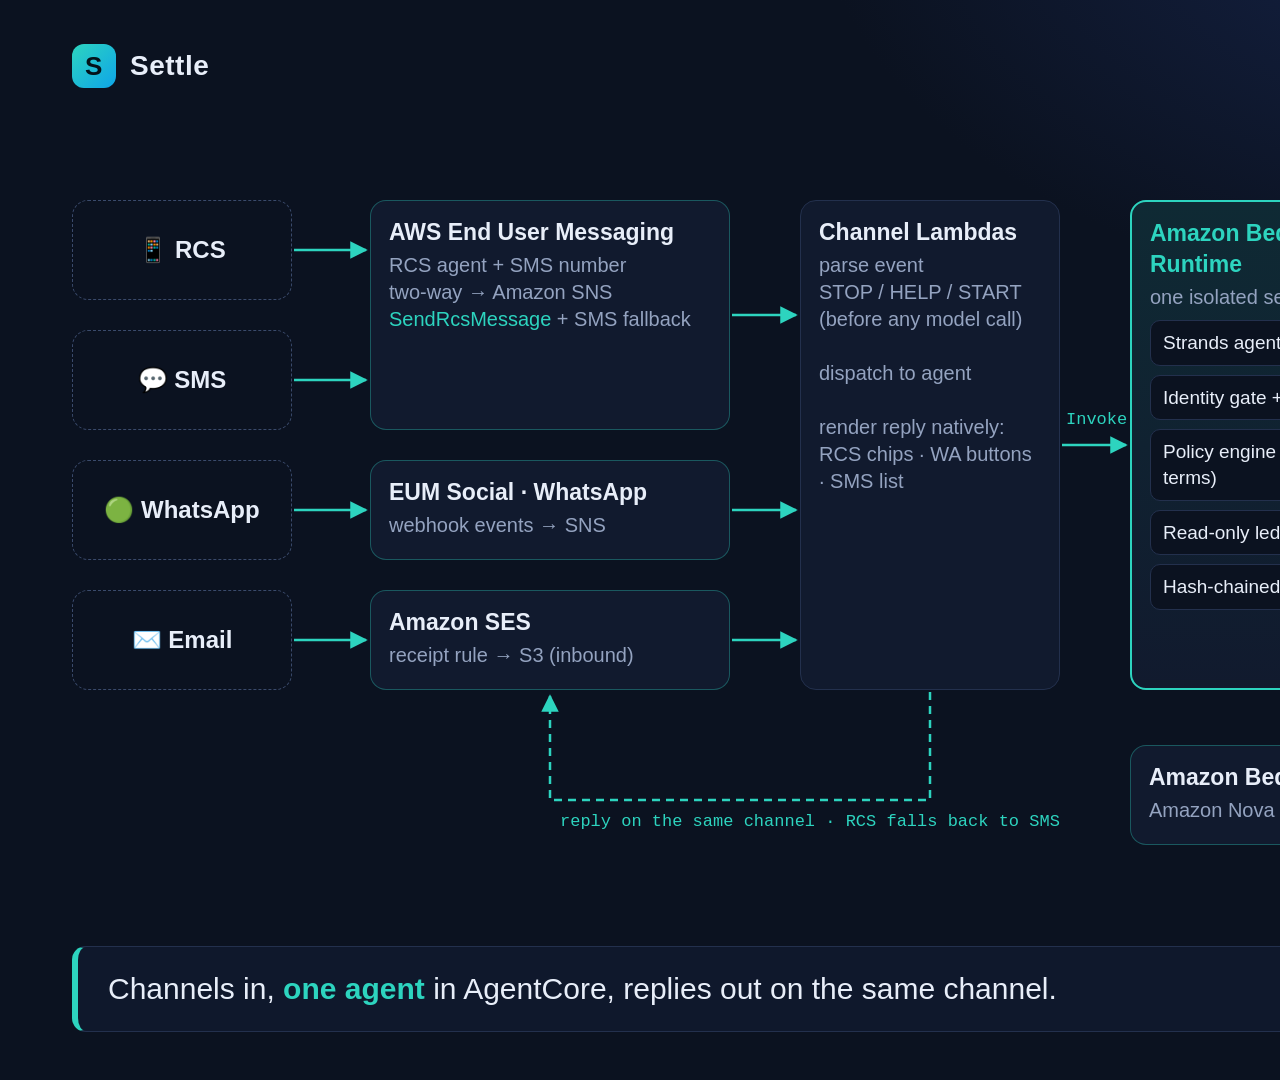
<file: docs/architecture.html>
<!doctype html><html><head><meta charset='utf-8'><style>:root{--bg:#0B1220;--panel:#111A2E;--line:#23304D;--ink:#E8EEF9;--mute:#94A3C0;--teal:#2DD4BF;--amber:#F5B84B;--red:#F87171;--green:#4ADE80;--blue:#60A5FA}
*{box-sizing:border-box;margin:0;padding:0}
html,body{width:1920px;height:1080px;overflow:hidden}
body{background:radial-gradient(1200px 700px at 80% -10%,#16244A 0%,var(--bg) 60%);color:var(--ink);font-family:-apple-system,"SF Pro Display","Helvetica Neue",Arial,sans-serif;position:relative}
.brand{position:absolute;top:44px;left:72px;display:flex;align-items:center;gap:14px;font-weight:700;font-size:28px;letter-spacing:.5px}
.logo{width:44px;height:44px;border-radius:12px;background:linear-gradient(135deg,var(--teal),#0EA5E9);display:grid;place-items:center;color:#04121A;font-weight:900;font-size:26px}
.tag{position:absolute;top:50px;right:72px;font-size:20px;color:var(--mute);letter-spacing:2px;text-transform:uppercase}
.caption{position:absolute;left:72px;right:72px;bottom:48px;font-size:30px;line-height:1.35;color:var(--ink);padding:22px 30px;background:rgba(17,26,46,.88);border:1px solid var(--line);border-left:6px solid var(--teal);border-radius:14px}
.caption b{color:var(--teal)}
h1{font-size:96px;line-height:1.02;font-weight:800;letter-spacing:-2px}
h2{font-size:64px;line-height:1.08;font-weight:800;letter-spacing:-1px}
.lede{font-size:34px;color:var(--mute);line-height:1.4}
.hl{color:var(--teal)} .amb{color:var(--amber)}
/* phone */
.phone{position:absolute;left:150px;top:118px;width:470px;height:800px;border-radius:54px;background:#05070C;padding:14px;box-shadow:0 40px 120px rgba(0,0,0,.55),0 0 0 2px #2A3550}
.screen{width:100%;height:100%;border-radius:42px;overflow:hidden;display:flex;flex-direction:column}
.appbar{padding:22px 22px 14px;display:flex;align-items:center;gap:12px;font-size:19px;font-weight:600}
.avatar{width:38px;height:38px;border-radius:50%;display:grid;place-items:center;font-weight:800;font-size:17px}
.appbar small{display:block;font-size:13px;font-weight:500;opacity:.75}
.thread{flex:1;display:flex;flex-direction:column;justify-content:flex-end;gap:10px;padding:10px 16px 18px;overflow:hidden}
.msg{max-width:84%;padding:11px 15px;border-radius:20px;font-size:16.5px;line-height:1.38;white-space:pre-wrap;word-wrap:break-word}
.msg a{text-decoration:underline;word-break:break-all}
.chips{display:flex;flex-wrap:wrap;gap:7px;margin-top:-2px}
.chip{font-size:14.5px;padding:7px 13px;border-radius:18px;font-weight:600}
/* RCS look */
.rcs .screen{background:#FFFFFF;color:#1F1F1F}
.rcs .appbar{background:#F3F6FC;border-bottom:1px solid #E2E8F2}
.rcs .avatar{background:#0F766E;color:#fff}
.rcs .in{align-self:flex-start;background:#E9EEF6;border-bottom-left-radius:6px}
.rcs .out{align-self:flex-end;background:#1A73E8;color:#fff;border-bottom-right-radius:6px}
.rcs .chip{border:1.5px solid #1A73E8;color:#1A73E8;background:#fff}
.card{align-self:flex-start;width:86%;border-radius:20px;overflow:hidden;background:#fff;border:1px solid #DDE3EE}
.card .media{height:150px;background:linear-gradient(135deg,#0F766E,#0EA5E9);display:grid;place-items:center;color:#fff;font-size:44px;font-weight:900}
.card .body{padding:14px 16px}
.card .t{font-weight:700;font-size:17px;margin-bottom:6px}
.card .d{font-size:15px;color:#444;line-height:1.35}
.card .chips{padding:0 14px 14px;margin:0}
/* WhatsApp look */
.wa .screen{background:#ECE5DD;color:#111}
.wa .appbar{background:#075E54;color:#fff}
.wa .avatar{background:#25D366;color:#063}
.wa .in{align-self:flex-start;background:#fff;border-top-left-radius:6px}
.wa .out{align-self:flex-end;background:#DCF8C6;border-top-right-radius:6px}
.wa .chips{flex-direction:column;align-self:flex-start;width:84%;gap:4px}
.wa .chip{background:#fff;color:#0A7CFF;text-align:center;border-radius:10px;padding:9px}
.wa .tpl{align-self:flex-start;background:#fff;border-radius:14px;padding:12px 15px;font-size:16px;max-width:84%}
.wa .tpl .t{font-weight:700;margin-bottom:4px}
/* right panel */
.side{position:absolute;left:700px;right:72px;top:130px}
.side .kicker{font-size:22px;letter-spacing:3px;text-transform:uppercase;color:var(--teal);font-weight:700;margin-bottom:14px}
.side h3{font-size:46px;line-height:1.12;font-weight:800;margin-bottom:26px;letter-spacing:-.5px}
.trace{background:var(--panel);border:1px solid var(--line);border-radius:18px;padding:22px 26px}
.trace .hd{font-size:18px;color:var(--mute);letter-spacing:2px;text-transform:uppercase;margin-bottom:12px}
.call{display:flex;align-items:center;gap:14px;padding:11px 0;border-top:1px solid var(--line);font-size:23px}
.call:first-of-type{border-top:none}
.call code{font-family:"SF Mono",Menlo,monospace;color:var(--ink)}
.pill{margin-left:auto;font-size:17px;font-weight:700;padding:5px 12px;border-radius:999px;font-family:"SF Mono",Menlo,monospace}
.ok{background:rgba(74,222,128,.14);color:var(--green)} .blk{background:rgba(248,113,113,.15);color:var(--red)} .amb-p{background:rgba(245,184,75,.15);color:var(--amber)}
.detail{margin-top:18px;font-size:21px;color:var(--mute);line-height:1.45;font-family:"SF Mono",Menlo,monospace;white-space:pre-wrap}
html,body{width:1920px;height:1080px}</style></head><body><div class='brand'><div class='logo'>S</div>Settle</div><div class='tag'>Architecture</div><style>
.bx{position:absolute;background:var(--panel);border:1.5px solid var(--line);border-radius:16px;padding:16px 18px;font-size:20px;line-height:1.35;color:var(--mute)}
.bx b{display:block;color:var(--ink);font-size:23px;margin-bottom:4px}
.bx.aws{border-color:#2DD4BF55}
.bx.core{border:2px solid var(--teal);background:linear-gradient(180deg,#0F2A34,#111A2E)}
.bx .in{background:#0B1220;border:1px solid var(--line);border-radius:10px;padding:9px 12px;margin-top:9px;color:var(--ink);font-size:19px}
.ph{position:absolute;left:72px;width:220px;height:100px;border-radius:16px;border:1.5px dashed #3A4A6B;display:grid;place-items:center;font-size:24px;font-weight:700}
.lbl{position:absolute;font-size:17px;color:var(--teal);font-family:"SF Mono",Menlo,monospace}
</style>
<div class='ph' style='top:200px'>📱 RCS</div>
<div class='ph' style='top:330px'>💬 SMS</div>
<div class='ph' style='top:460px'>🟢 WhatsApp</div>
<div class='ph' style='top:590px'>✉️ Email</div>

<div class='bx aws' style='left:370px;top:200px;width:360px;height:230px'><b>AWS End User Messaging</b>RCS agent + SMS number<br>two-way → Amazon SNS<br><span style='color:var(--teal)'>SendRcsMessage</span> + SMS fallback</div>
<div class='bx aws' style='left:370px;top:460px;width:360px;height:100px'><b>EUM Social · WhatsApp</b>webhook events → SNS</div>
<div class='bx aws' style='left:370px;top:590px;width:360px;height:100px'><b>Amazon SES</b>receipt rule → S3 (inbound)</div>

<div class='bx' style='left:800px;top:200px;width:260px;height:490px'><b>Channel Lambdas</b>parse event<br>STOP / HELP / START<br>(before any model call)<br><br>dispatch to agent<br><br>render reply natively:<br>RCS chips · WA buttons · SMS list</div>

<div class='bx core' style='left:1130px;top:200px;width:420px;height:490px'><b style='color:var(--teal)'>Amazon Bedrock AgentCore Runtime</b>one isolated session per conversation
  <div class='in'>Strands agent · 10 tools</div>
  <div class='in'>Identity gate + channel consent</div>
  <div class='in'>Policy engine (the only source of money terms)</div>
  <div class='in'>Read-only ledger · staff escalation</div>
  <div class='in'>Hash-chained audit of every tool call</div>
</div>
<div class='bx aws' style='left:1130px;top:745px;width:420px;height:100px'><b>Amazon Bedrock</b>Amazon Nova Pro · Bedrock Guardrails</div>

<div class='bx' style='left:1610px;top:200px;width:240px;height:200px'><b>DynamoDB</b>ledger<br>conversations (TTL)<br>audit (append-only)<br>tickets</div>
<div class='bx aws' style='left:1610px;top:430px;width:240px;height:125px'><b>Amazon SES</b>plan confirmations<br>staff alerts</div>
<div class='bx' style='left:1610px;top:580px;width:240px;height:118px'><b>EventBridge</b>daily outreach λ<br>first touch, no PHI</div>

<svg width='1920' height='1080' style='position:absolute;inset:0;pointer-events:none'>
  <defs><marker id='a' viewBox='0 0 10 10' refX='9' refY='5' markerWidth='7' markerHeight='7' orient='auto'><path d='M0,0 L10,5 L0,10 z' fill='#2DD4BF'/></marker></defs>
  <g stroke='#2DD4BF' stroke-width='2.5' fill='none' marker-end='url(#a)'>
    <line x1='294' y1='250' x2='366' y2='250'/><line x1='294' y1='380' x2='366' y2='380'/>
    <line x1='294' y1='510' x2='366' y2='510'/><line x1='294' y1='640' x2='366' y2='640'/>
    <line x1='732' y1='315' x2='796' y2='315'/><line x1='732' y1='510' x2='796' y2='510'/><line x1='732' y1='640' x2='796' y2='640'/>
    <line x1='1062' y1='445' x2='1126' y2='445'/>
    <line x1='1340' y1='692' x2='1340' y2='741'/>
    <line x1='1552' y1='300' x2='1606' y2='300'/><line x1='1552' y1='492' x2='1606' y2='492'/>
    <polyline points='930,692 930,800 550,800 550,696' stroke-dasharray='8 6'/>
  </g>
</svg>
<div class='lbl' style='left:1066px;top:410px'>Invoke</div>
<div class='lbl' style='left:560px;top:812px;width:560px'>reply on the same channel · RCS falls back to SMS</div>
<div class='caption'>Channels in, <b>one agent</b> in AgentCore, replies out on the same channel.</div></body></html>
</file>
